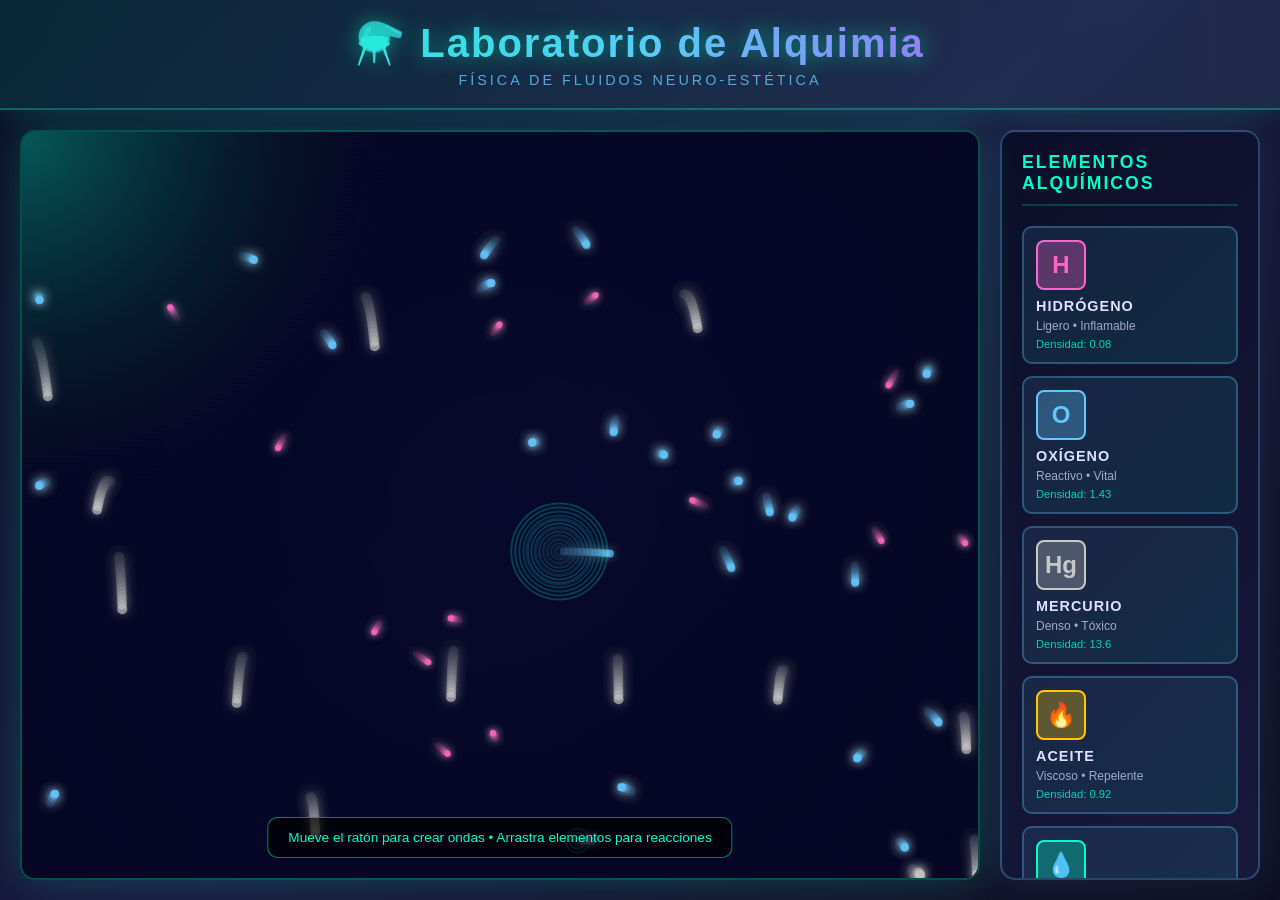
<file: index.html>
<!DOCTYPE html>
<html lang="es">
<head>
    <meta charset="UTF-8">
    <meta name="viewport" content="width=device-width, initial-scale=1.0">
    <title>Laboratorio de Alquimia de Física de Fluidos</title>
    <link rel="stylesheet" href="styles.css">
</head>
<body>
    <div class="container">
        <!-- Header -->
        <header class="header">
            <h1 class="title">⚗️ Laboratorio de Alquimia</h1>
            <p class="subtitle">Física de Fluidos Neuro-Estética</p>
        </header>

        <div class="main-content">
            <!-- Canvas de Fluidos -->
            <div class="canvas-wrapper">
                <canvas id="fluidCanvas"></canvas>
                <div class="info-overlay">
                    <p>Mueve el ratón para crear ondas • Arrastra elementos para reacciones</p>
                </div>
            </div>

            <!-- Panel Lateral de Elementos -->
            <aside class="sidebar">
                <h2>ELEMENTOS ALQUÍMICOS</h2>
                
                <div class="elements-container">
                    <!-- Hidrógeno -->
                    <div class="element-card" draggable="true" data-element="hydrogen">
                        <div class="element-icon hydrogen-icon">H</div>
                        <h3>Hidrógeno</h3>
                        <p class="element-desc">Ligero • Inflamable</p>
                        <div class="element-info">
                            <span class="density">Densidad: 0.08</span>
                        </div>
                    </div>

                    <!-- Oxígeno -->
                    <div class="element-card" draggable="true" data-element="oxygen">
                        <div class="element-icon oxygen-icon">O</div>
                        <h3>Oxígeno</h3>
                        <p class="element-desc">Reactivo • Vital</p>
                        <div class="element-info">
                            <span class="density">Densidad: 1.43</span>
                        </div>
                    </div>

                    <!-- Mercurio -->
                    <div class="element-card" draggable="true" data-element="mercury">
                        <div class="element-icon mercury-icon">Hg</div>
                        <h3>Mercurio</h3>
                        <p class="element-desc">Denso • Tóxico</p>
                        <div class="element-info">
                            <span class="density">Densidad: 13.6</span>
                        </div>
                    </div>

                    <!-- Aceite -->
                    <div class="element-card" draggable="true" data-element="oil">
                        <div class="element-icon oil-icon">🔥</div>
                        <h3>Aceite</h3>
                        <p class="element-desc">Viscoso • Repelente</p>
                        <div class="element-info">
                            <span class="density">Densidad: 0.92</span>
                        </div>
                    </div>

                    <!-- Agua Neón -->
                    <div class="element-card" draggable="true" data-element="water">
                        <div class="element-icon water-icon">💧</div>
                        <h3>Agua Neón</h3>
                        <p class="element-desc">Base • Luminosa</p>
                        <div class="element-info">
                            <span class="density">Densidad: 1.00</span>
                        </div>
                    </div>

                    <!-- Plasma -->
                    <div class="element-card" draggable="true" data-element="plasma">
                        <div class="element-icon plasma-icon">⚡</div>
                        <h3>Plasma</h3>
                        <p class="element-desc">Energético • Inestable</p>
                        <div class="element-info">
                            <span class="density">Densidad: 0.01</span>
                        </div>
                    </div>
                </div>

                <!-- Controles -->
                <div class="controls-section">
                    <h3>CONTROLES</h3>
                    <button id="clearBtn" class="control-btn clear-btn">🔄 Limpiar</button>
                    <button id="pauseBtn" class="control-btn pause-btn">⏸ Pausar</button>
                    
                    <div class="slider-group">
                        <label>Viscosidad</label>
                        <input type="range" id="viscositySlider" min="0.1" max="2" step="0.1" value="1">
                        <span id="viscosityValue">1.0</span>
                    </div>

                    <div class="slider-group">
                        <label>Velocidad</label>
                        <input type="range" id="speedSlider" min="0.1" max="2" step="0.1" value="1">
                        <span id="speedValue">1.0</span>
                    </div>
                </div>

                <!-- Estadísticas -->
                <div class="stats-section">
                    <h3>ESTADÍSTICAS</h3>
                    <div class="stat-item">
                        <span>Elementos:</span>
                        <span id="particleCount">0</span>
                    </div>
                    <div class="stat-item">
                        <span>Energía:</span>
                        <span id="energy">0%</span>
                    </div>
                    <div class="stat-item">
                        <span>Temperatura:</span>
                        <span id="temperature">20°C</span>
                    </div>
                </div>
            </aside>
        </div>
    </div>

    <!-- Tooltip -->
    <div class="tooltip" id="tooltip"></div>

    <script src="script.js"></script>
</body>
</html>
</file>
<file: styles.css>
* {
    margin: 0;
    padding: 0;
    box-sizing: border-box;
}

html, body {
    width: 100%;
    height: 100%;
    overflow: hidden;
}

body {
    background: linear-gradient(135deg, #0a0e27 0%, #1a1a3e 50%, #0f0f23 100%);
    font-family: 'Segoe UI', Tahoma, Geneva, Verdana, sans-serif;
    color: #e0e0ff;
}

.container {
    width: 100%;
    height: 100%;
    display: flex;
    flex-direction: column;
}

/* Header */
.header {
    background: linear-gradient(90deg, rgba(0, 255, 200, 0.1), rgba(100, 200, 255, 0.1));
    border-bottom: 2px solid rgba(0, 255, 200, 0.3);
    padding: 20px;
    text-align: center;
    box-shadow: 0 0 30px rgba(0, 255, 200, 0.2);
}

.title {
    font-size: 2.5em;
    font-weight: 700;
    background: linear-gradient(90deg, #00ffc8, #64c8ff, #ff00ff);
    -webkit-background-clip: text;
    -webkit-text-fill-color: transparent;
    background-clip: text;
    text-shadow: 0 0 20px rgba(0, 255, 200, 0.5);
    letter-spacing: 2px;
    margin-bottom: 5px;
}

.subtitle {
    font-size: 0.9em;
    color: rgba(100, 200, 255, 0.8);
    letter-spacing: 3px;
    text-transform: uppercase;
}

/* Main Content */
.main-content {
    display: flex;
    flex: 1;
    gap: 20px;
    padding: 20px;
    overflow: hidden;
}

/* Canvas Wrapper */
.canvas-wrapper {
    flex: 1;
    position: relative;
    background: radial-gradient(circle at 50% 50%, rgba(0, 50, 100, 0.3), rgba(0, 0, 0, 0.8));
    border: 2px solid rgba(0, 255, 200, 0.3);
    border-radius: 15px;
    overflow: hidden;
    box-shadow: 
        0 0 40px rgba(0, 255, 200, 0.2),
        inset 0 0 40px rgba(100, 200, 255, 0.1);
}

#fluidCanvas {
    width: 100%;
    height: 100%;
    display: block;
    cursor: crosshair;
}

.info-overlay {
    position: absolute;
    bottom: 20px;
    left: 50%;
    transform: translateX(-50%);
    background: rgba(0, 0, 0, 0.7);
    border: 1px solid rgba(0, 255, 200, 0.5);
    border-radius: 10px;
    padding: 12px 20px;
    font-size: 0.85em;
    color: #00ffc8;
    text-align: center;
    pointer-events: none;
    animation: float 3s ease-in-out infinite;
}

@keyframes float {
    0%, 100% { transform: translateX(-50%) translateY(0); }
    50% { transform: translateX(-50%) translateY(-5px); }
}

/* Sidebar */
.sidebar {
    width: 300px;
    background: linear-gradient(135deg, rgba(10, 14, 39, 0.9), rgba(26, 26, 62, 0.9));
    border: 2px solid rgba(100, 200, 255, 0.3);
    border-radius: 15px;
    padding: 20px;
    overflow-y: auto;
    box-shadow: 0 0 40px rgba(100, 200, 255, 0.1);
}

.sidebar::-webkit-scrollbar {
    width: 8px;
}

.sidebar::-webkit-scrollbar-track {
    background: rgba(0, 255, 200, 0.05);
}

.sidebar::-webkit-scrollbar-thumb {
    background: rgba(0, 255, 200, 0.3);
    border-radius: 4px;
}

.sidebar::-webkit-scrollbar-thumb:hover {
    background: rgba(0, 255, 200, 0.5);
}

.sidebar h2 {
    font-size: 1.1em;
    margin-bottom: 20px;
    color: #00ffc8;
    letter-spacing: 2px;
    text-transform: uppercase;
    border-bottom: 2px solid rgba(0, 255, 200, 0.2);
    padding-bottom: 10px;
}

.sidebar h3 {
    font-size: 0.9em;
    margin-top: 20px;
    margin-bottom: 12px;
    color: #64c8ff;
    letter-spacing: 1px;
    text-transform: uppercase;
}

/* Elements Container */
.elements-container {
    display: grid;
    grid-template-columns: 1fr;
    gap: 12px;
    margin-bottom: 20px;
}

.element-card {
    background: linear-gradient(135deg, rgba(100, 200, 255, 0.1), rgba(0, 255, 200, 0.1));
    border: 2px solid rgba(100, 200, 255, 0.3);
    border-radius: 10px;
    padding: 12px;
    cursor: grab;
    transition: all 0.3s ease;
    user-select: none;
}

.element-card:hover {
    background: linear-gradient(135deg, rgba(100, 200, 255, 0.2), rgba(0, 255, 200, 0.2));
    border-color: rgba(100, 200, 255, 0.6);
    box-shadow: 0 0 20px rgba(100, 200, 255, 0.3);
    transform: translateY(-2px);
}

.element-card:active {
    cursor: grabbing;
}

.element-card h3 {
    font-size: 0.9em;
    margin: 5px 0;
    color: #e0e0ff;
    margin-top: 8px;
}

.element-icon {
    width: 50px;
    height: 50px;
    display: flex;
    align-items: center;
    justify-content: center;
    border-radius: 8px;
    font-weight: bold;
    font-size: 1.5em;
    margin-bottom: 8px;
}

.hydrogen-icon {
    background: rgba(255, 100, 200, 0.3);
    color: #ff64c8;
    border: 2px solid #ff64c8;
}

.oxygen-icon {
    background: rgba(100, 200, 255, 0.3);
    color: #64c8ff;
    border: 2px solid #64c8ff;
}

.mercury-icon {
    background: rgba(200, 200, 200, 0.3);
    color: #c8c8c8;
    border: 2px solid #c8c8c8;
}

.oil-icon {
    background: rgba(255, 200, 0, 0.3);
    color: #ffc800;
    border: 2px solid #ffc800;
}

.water-icon {
    background: rgba(0, 255, 200, 0.3);
    color: #00ffc8;
    border: 2px solid #00ffc8;
}

.plasma-icon {
    background: rgba(255, 0, 255, 0.3);
    color: #ff00ff;
    border: 2px solid #ff00ff;
}

.element-desc {
    font-size: 0.75em;
    color: rgba(224, 224, 255, 0.7);
    margin-bottom: 5px;
}

.element-info {
    font-size: 0.7em;
    color: rgba(0, 255, 200, 0.8);
    display: flex;
    gap: 5px;
}

/* Controls Section */
.controls-section {
    margin-top: 20px;
    padding-top: 20px;
    border-top: 2px solid rgba(100, 200, 255, 0.2);
}

.control-btn {
    width: 100%;
    padding: 10px;
    margin-bottom: 8px;
    background: linear-gradient(90deg, rgba(0, 255, 200, 0.2), rgba(100, 200, 255, 0.2));
    border: 2px solid rgba(0, 255, 200, 0.4);
    border-radius: 8px;
    color: #00ffc8;
    font-weight: 600;
    cursor: pointer;
    transition: all 0.3s ease;
    text-transform: uppercase;
    font-size: 0.8em;
    letter-spacing: 1px;
}

.control-btn:hover {
    background: linear-gradient(90deg, rgba(0, 255, 200, 0.4), rgba(100, 200, 255, 0.4));
    border-color: rgba(0, 255, 200, 0.7);
    box-shadow: 0 0 15px rgba(0, 255, 200, 0.4);
}

.control-btn:active {
    transform: scale(0.98);
}

/* Slider Group */
.slider-group {
    margin-bottom: 12px;
}

.slider-group label {
    display: block;
    font-size: 0.75em;
    color: #64c8ff;
    margin-bottom: 5px;
    text-transform: uppercase;
    letter-spacing: 1px;
}

.slider-group input[type="range"] {
    width: 100%;
    height: 6px;
    border-radius: 3px;
    background: rgba(100, 200, 255, 0.2);
    outline: none;
    -webkit-appearance: none;
}

.slider-group input[type="range"]::-webkit-slider-thumb {
    -webkit-appearance: none;
    appearance: none;
    width: 14px;
    height: 14px;
    border-radius: 50%;
    background: linear-gradient(90deg, #00ffc8, #64c8ff);
    cursor: pointer;
    box-shadow: 0 0 10px rgba(0, 255, 200, 0.6);
}

.slider-group input[type="range"]::-moz-range-thumb {
    width: 14px;
    height: 14px;
    border-radius: 50%;
    background: linear-gradient(90deg, #00ffc8, #64c8ff);
    cursor: pointer;
    border: none;
    box-shadow: 0 0 10px rgba(0, 255, 200, 0.6);
}

.slider-group span {
    display: inline-block;
    margin-left: 8px;
    font-size: 0.8em;
    color: #00ffc8;
    font-weight: 600;
}

/* Stats Section */
.stats-section {
    margin-top: 20px;
    padding-top: 20px;
    border-top: 2px solid rgba(100, 200, 255, 0.2);
}

.stat-item {
    display: flex;
    justify-content: space-between;
    padding: 8px;
    margin-bottom: 8px;
    background: rgba(0, 255, 200, 0.05);
    border-left: 2px solid rgba(0, 255, 200, 0.3);
    border-radius: 4px;
    font-size: 0.8em;
}

.stat-item span:first-child {
    color: #64c8ff;
    font-weight: 600;
}

.stat-item span:last-child {
    color: #00ffc8;
    font-weight: 700;
}

/* Tooltip */
.tooltip {
    position: fixed;
    background: rgba(0, 0, 0, 0.9);
    border: 2px solid rgba(0, 255, 200, 0.5);
    border-radius: 8px;
    padding: 10px 15px;
    font-size: 0.8em;
    color: #00ffc8;
    pointer-events: none;
    z-index: 1000;
    display: none;
}

/* Scrollbar Customization */
::-webkit-scrollbar {
    width: 10px;
}

::-webkit-scrollbar-track {
    background: rgba(0, 255, 200, 0.05);
}

::-webkit-scrollbar-thumb {
    background: rgba(0, 255, 200, 0.3);
    border-radius: 5px;
}

::-webkit-scrollbar-thumb:hover {
    background: rgba(0, 255, 200, 0.5);
}

/* Responsive Design */
@media (max-width: 1400px) {
    .sidebar {
        width: 260px;
    }
}

@media (max-width: 1024px) {
    .main-content {
        flex-direction: column;
    }

    .sidebar {
        width: 100%;
        max-height: 300px;
    }

    .elements-container {
        grid-template-columns: repeat(3, 1fr);
    }
}

@media (max-width: 768px) {
    .title {
        font-size: 1.8em;
    }

    .subtitle {
        font-size: 0.75em;
    }

    .elements-container {
        grid-template-columns: repeat(2, 1fr);
    }

    .main-content {
        padding: 10px;
        gap: 10px;
    }

    .sidebar {
        max-height: 250px;
    }
}

@media (max-width: 480px) {
    .main-content {
        flex-direction: column;
    }

    .title {
        font-size: 1.4em;
    }

    .elements-container {
        grid-template-columns: 1fr;
    }

    .sidebar {
        width: 100%;
    }

    .info-overlay {
        font-size: 0.7em;
        padding: 8px 15px;
    }
}
</file>
